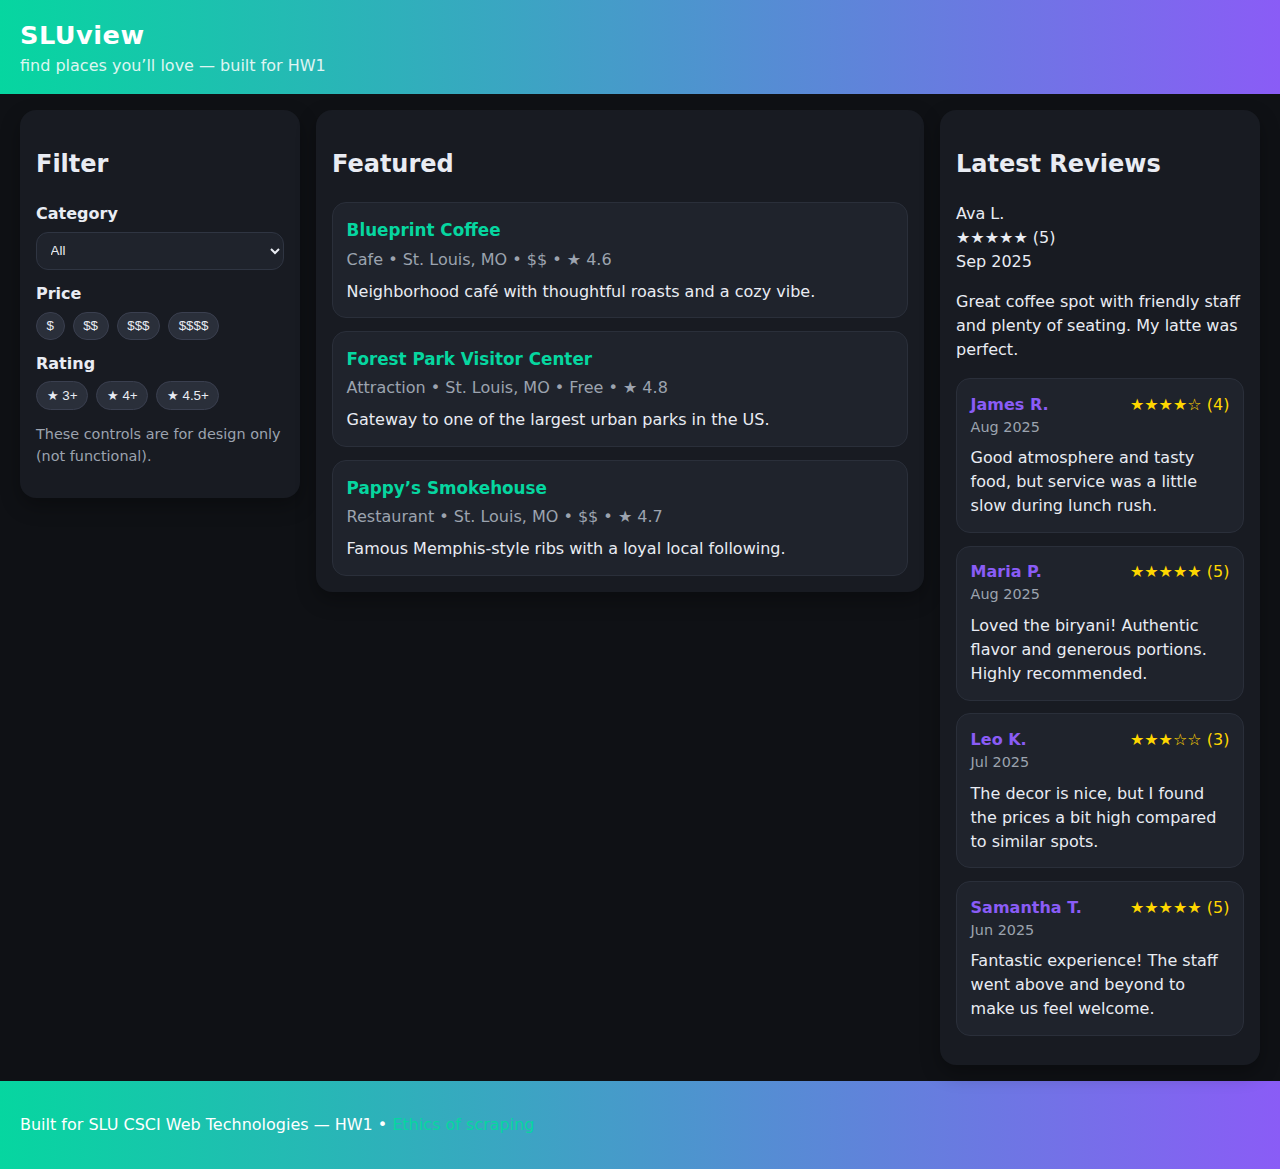
<file: index.html>
<!doctype html>
<html lang="en">
  <head>
    <meta charset="utf-8" />
    <meta name="viewport" content="width=device-width, initial-scale=1" />
    <title>SLUview — Mini Yelp Replica</title>
    <link rel="stylesheet" href="slu.css" />
  </head>
  <body>
    <header class="site-header">
      <h1>SLUview</h1>
      <p class="tagline">find places you’ll love — built for HW1</p>
    </header>

    <main class="grid">
      <!-- Column A: Filters / Navigation -->
      <aside class="col filters">
        <h2>Filter</h2>
        <div class="filter-group">
          <label>Category</label>
          <select>
            <option>All</option>
            <option>Restaurant</option>
            <option>Café</option>
            <option>Attraction</option>
          </select>
        </div>
        <div class="filter-group">
          <label>Price</label>
          <div class="chips">
            <button>$</button><button>$$</button><button>$$$</button><button>$$$$</button>
          </div>
        </div>
        <div class="filter-group">
          <label>Rating</label>
          <div class="chips">
            <button>★ 3+</button><button>★ 4+</button><button>★ 4.5+</button>
          </div>
        </div>
        <p class="note">These controls are for design only (not functional).</p>
      </aside>

      <!-- Column B: Featured Businesses -->
      <section class="col featured">
        <h2>Featured</h2>
        <div class="cards" id="featured-cards">
          <article class="card">
            <h3>Blueprint Coffee</h3>
            <p class="meta">Cafe • St. Louis, MO • $$ • ★ 4.6</p>
            <p class="blurb">Neighborhood café with thoughtful roasts and a cozy vibe.</p>
          </article>
          <article class="card">
            <h3>Forest Park Visitor Center</h3>
            <p class="meta">Attraction • St. Louis, MO • Free • ★ 4.8</p>
            <p class="blurb">Gateway to one of the largest urban parks in the US.</p>
          </article>
          <article class="card">
            <h3>Pappy’s Smokehouse</h3>
            <p class="meta">Restaurant • St. Louis, MO • $$ • ★ 4.7</p>
            <p class="blurb">Famous Memphis-style ribs with a loyal local following.</p>
          </article>
        </div>
      </section>

      <!-- Column C: Latest Reviews -->
      <section class="col reviews">
        <h2>Latest Reviews</h2
  <article class="review">
    <div class="head">
      <div class="name">Ava L.</div>
      <div class="stars">★★★★★ <span class="muted">(5)</span></div>
    </div>
    <div class="date">Sep 2025</div>
    <p class="text">Great coffee spot with friendly staff and plenty of seating. My latte was perfect.</p>
  </article>

  <article class="review">
    <div class="head">
      <div class="name">James R.</div>
      <div class="stars">★★★★☆ <span class="muted">(4)</span></div>
    </div>
    <div class="date">Aug 2025</div>
    <p class="text">Good atmosphere and tasty food, but service was a little slow during lunch rush.</p>
  </article>

  <article class="review">
    <div class="head">
      <div class="name">Maria P.</div>
      <div class="stars">★★★★★ <span class="muted">(5)</span></div>
    </div>
    <div class="date">Aug 2025</div>
    <p class="text">Loved the biryani! Authentic flavor and generous portions. Highly recommended.</p>
  </article>

  <article class="review">
    <div class="head">
      <div class="name">Leo K.</div>
      <div class="stars">★★★☆☆ <span class="muted">(3)</span></div>
    </div>
    <div class="date">Jul 2025</div>
    <p class="text">The decor is nice, but I found the prices a bit high compared to similar spots.</p>
  </article>

  <article class="review">
    <div class="head">
      <div class="name">Samantha T.</div>
      <div class="stars">★★★★★ <span class="muted">(5)</span></div>
    </div>
    <div class="date">Jun 2025</div>
    <p class="text">Fantastic experience! The staff went above and beyond to make us feel welcome.</p>
  </article>
</div>

        <script src="app.js"></script>
      </section>
    </main>

    <footer class="site-footer">
      <p>Built for SLU CSCI Web Technologies — HW1 • <a href="#" aria-disabled="true">Ethics of scraping</a></p>
    </footer>

    <!-- For undergrads, you can omit app.js and paste static cards into #reviews. -->
    <!--script src="app.js"></script-->
  </body>
</html>
</file>
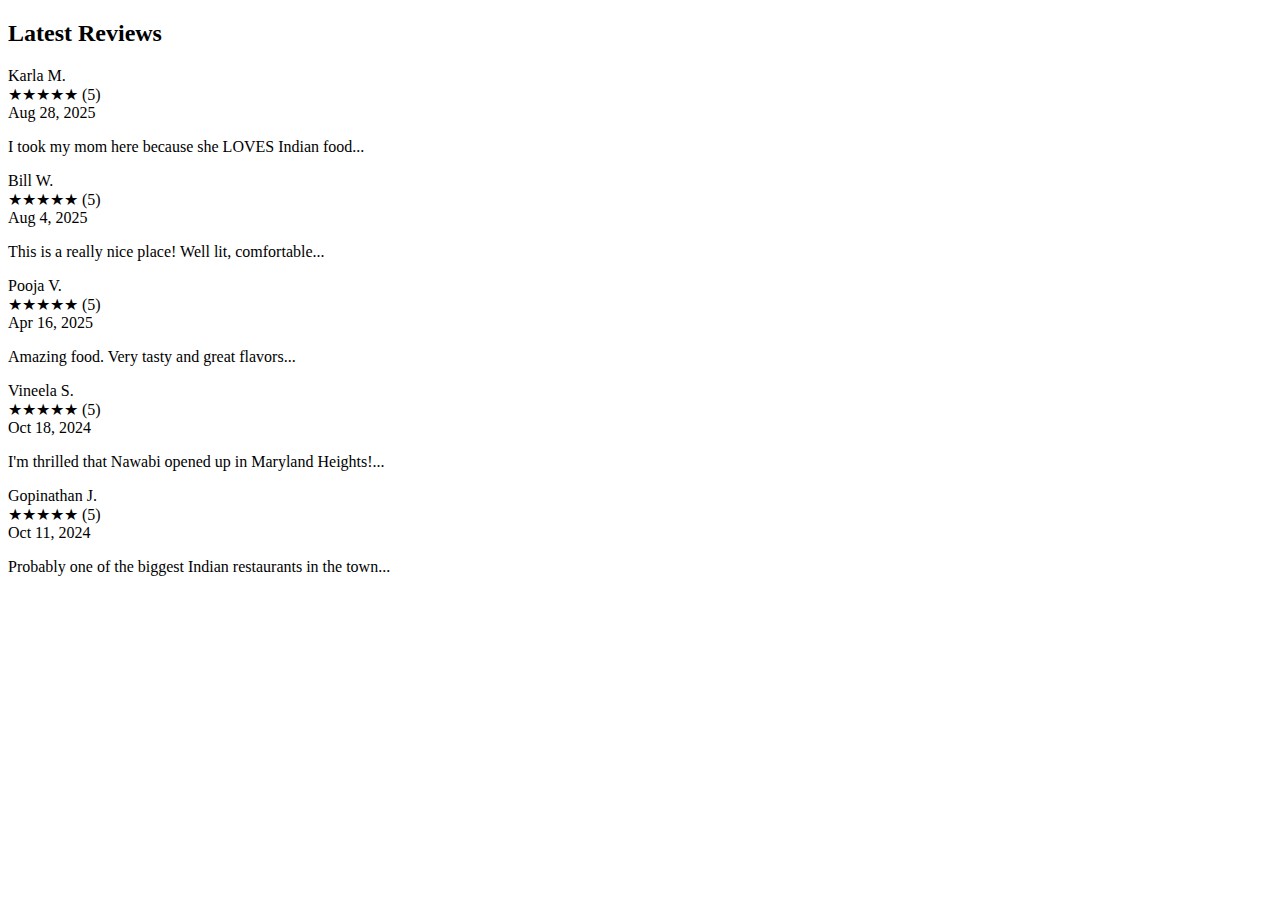
<file: listing.html>
<!doctype html>
<html lang="en">
  <head><meta charset="utf-8"><title>Listing</title></head>
  <body>
    <h2>Latest Reviews</h2>
    
  <article class="review">
    <div class="head">
      <div class="name">Karla M.</div>
      <div class="stars">★★★★★ <span class="muted">(5)</span></div>
    </div>
    <div class="date">Aug 28, 2025</div>
    <p class="text">I took my mom here because she LOVES Indian food...</p>
  </article>

  <article class="review">
    <div class="head">
      <div class="name">Bill W.</div>
      <div class="stars">★★★★★ <span class="muted">(5)</span></div>
    </div>
    <div class="date">Aug 4, 2025</div>
    <p class="text">This is a really nice place! Well lit, comfortable...</p>
  </article>

  <article class="review">
    <div class="head">
      <div class="name">Pooja V.</div>
      <div class="stars">★★★★★ <span class="muted">(5)</span></div>
    </div>
    <div class="date">Apr 16, 2025</div>
    <p class="text">Amazing food. Very tasty and great flavors...</p>
  </article>

  <article class="review">
    <div class="head">
      <div class="name">Vineela S.</div>
      <div class="stars">★★★★★ <span class="muted">(5)</span></div>
    </div>
    <div class="date">Oct 18, 2024</div>
    <p class="text">I'm thrilled that Nawabi opened up in Maryland Heights!...</p>
  </article>

  <article class="review">
    <div class="head">
      <div class="name">Gopinathan J.</div>
      <div class="stars">★★★★★ <span class="muted">(5)</span></div>
    </div>
    <div class="date">Oct 11, 2024</div>
    <p class="text">Probably one of the biggest Indian restaurants in the town...</p>
  </article>

  </body>
</html>
</file>
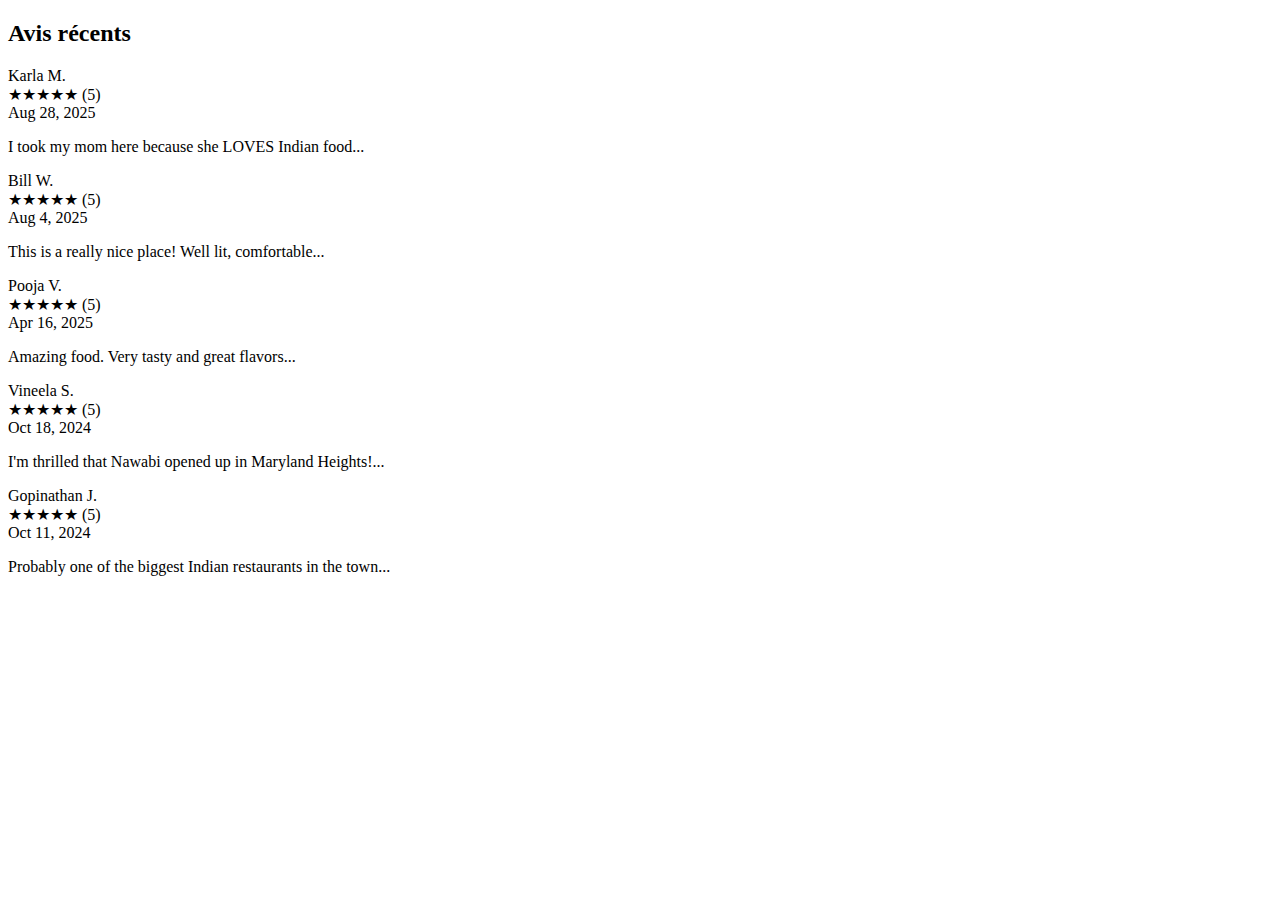
<file: listing_fr.html>
<!doctype html>
<html lang="en">
  <head><meta charset="utf-8"><title>Listing FR</title></head>
  <body>
    <h2>Avis récents</h2>
    
  <article class="review">
    <div class="head">
      <div class="name">Karla M.</div>
      <div class="stars">★★★★★ <span class="muted">(5)</span></div>
    </div>
    <div class="date">Aug 28, 2025</div>
    <p class="text">I took my mom here because she LOVES Indian food...</p>
  </article>

  <article class="review">
    <div class="head">
      <div class="name">Bill W.</div>
      <div class="stars">★★★★★ <span class="muted">(5)</span></div>
    </div>
    <div class="date">Aug 4, 2025</div>
    <p class="text">This is a really nice place! Well lit, comfortable...</p>
  </article>

  <article class="review">
    <div class="head">
      <div class="name">Pooja V.</div>
      <div class="stars">★★★★★ <span class="muted">(5)</span></div>
    </div>
    <div class="date">Apr 16, 2025</div>
    <p class="text">Amazing food. Very tasty and great flavors...</p>
  </article>

  <article class="review">
    <div class="head">
      <div class="name">Vineela S.</div>
      <div class="stars">★★★★★ <span class="muted">(5)</span></div>
    </div>
    <div class="date">Oct 18, 2024</div>
    <p class="text">I'm thrilled that Nawabi opened up in Maryland Heights!...</p>
  </article>

  <article class="review">
    <div class="head">
      <div class="name">Gopinathan J.</div>
      <div class="stars">★★★★★ <span class="muted">(5)</span></div>
    </div>
    <div class="date">Oct 11, 2024</div>
    <p class="text">Probably one of the biggest Indian restaurants in the town...</p>
  </article>

  </body>
</html>
</file>
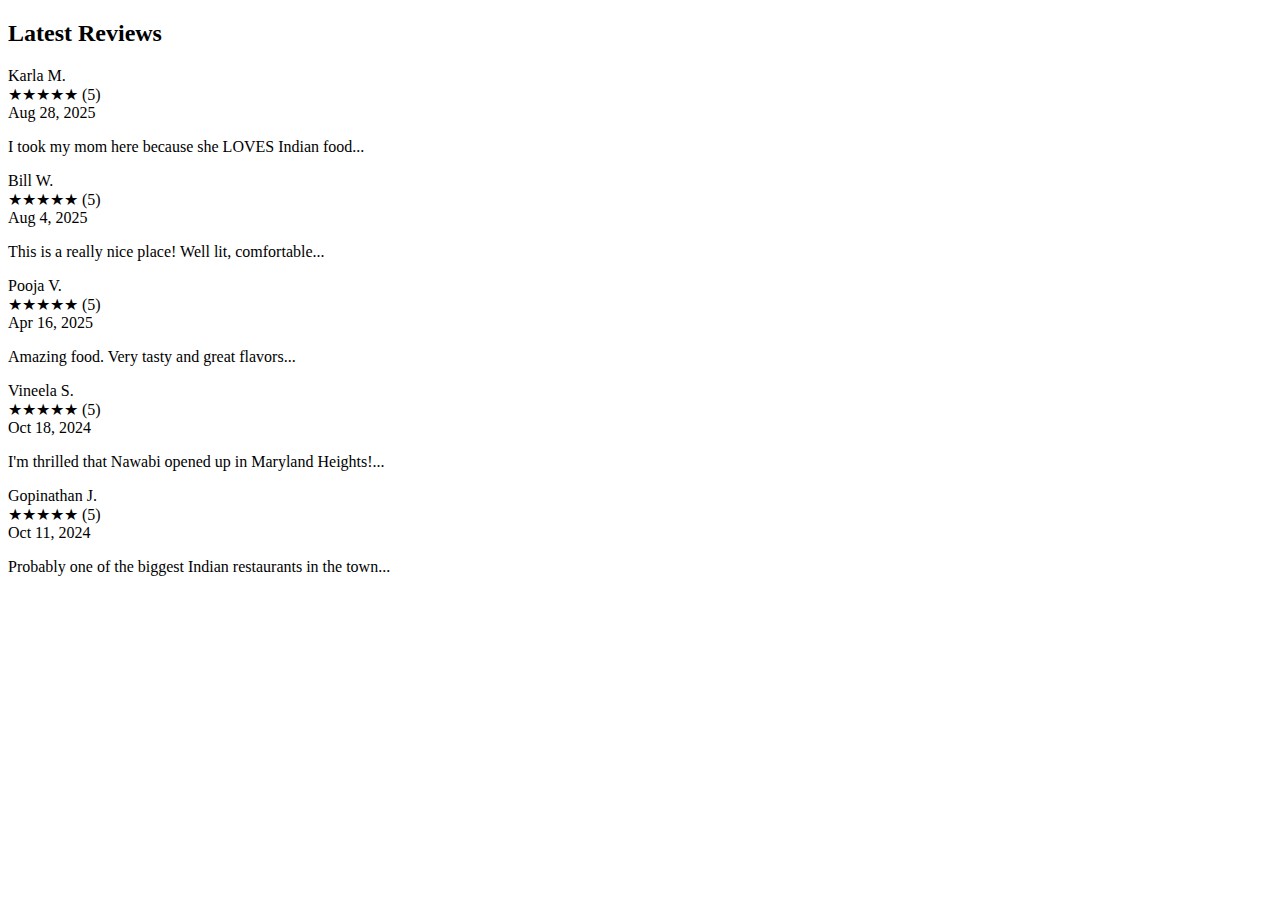
<file: listing_ua.html>
<!-- fetched with custom User-Agent -->
<!doctype html>
<html lang="en">
  <head><meta charset="utf-8"><title>Listing UA</title></head>
  <body>
    <h2>Latest Reviews</h2>
    
  <article class="review">
    <div class="head">
      <div class="name">Karla M.</div>
      <div class="stars">★★★★★ <span class="muted">(5)</span></div>
    </div>
    <div class="date">Aug 28, 2025</div>
    <p class="text">I took my mom here because she LOVES Indian food...</p>
  </article>

  <article class="review">
    <div class="head">
      <div class="name">Bill W.</div>
      <div class="stars">★★★★★ <span class="muted">(5)</span></div>
    </div>
    <div class="date">Aug 4, 2025</div>
    <p class="text">This is a really nice place! Well lit, comfortable...</p>
  </article>

  <article class="review">
    <div class="head">
      <div class="name">Pooja V.</div>
      <div class="stars">★★★★★ <span class="muted">(5)</span></div>
    </div>
    <div class="date">Apr 16, 2025</div>
    <p class="text">Amazing food. Very tasty and great flavors...</p>
  </article>

  <article class="review">
    <div class="head">
      <div class="name">Vineela S.</div>
      <div class="stars">★★★★★ <span class="muted">(5)</span></div>
    </div>
    <div class="date">Oct 18, 2024</div>
    <p class="text">I'm thrilled that Nawabi opened up in Maryland Heights!...</p>
  </article>

  <article class="review">
    <div class="head">
      <div class="name">Gopinathan J.</div>
      <div class="stars">★★★★★ <span class="muted">(5)</span></div>
    </div>
    <div class="date">Oct 11, 2024</div>
    <p class="text">Probably one of the biggest Indian restaurants in the town...</p>
  </article>

  </body>
</html>
</file>
<file: slu.css>
/* SLUview polished dark theme */
:root {
  --bg: #0f1115;           /* page background */
  --panel: #181b22;        /* column panels */
  --text: #e9ecf3;         /* main text */
  --muted: #9ca3af;        /* muted/secondary text */
  --accent: #06d6a0;       /* teal accent */
  --accent2: #8a5cf6;      /* purple accent */
  --card: #1f232c;         /* cards background */
  --chip: #2a2f3a;         /* filter chips */
  --radius: 16px;
}

* { box-sizing: border-box; }
html, body {
  margin: 0;
  padding: 0;
  background: var(--bg);
  color: var(--text);
  font-family: system-ui, -apple-system, Segoe UI, Roboto, Ubuntu, 'Helvetica Neue', Arial, sans-serif;
  line-height: 1.5;
}

/* HEADER + FOOTER with gradient */
.site-header, .site-footer {
  padding: 1rem 1.25rem;
  background: linear-gradient(90deg, var(--accent) 0%, var(--accent2) 100%);
  color: white;
}
.site-header h1 { margin: 0; font-size: 1.6rem; letter-spacing: 0.5px; }
.tagline { margin: 0; opacity: 0.85; }

/* Responsive Grid */
.grid {
  display: grid;
  gap: 1rem;
  grid-template-columns: 1fr; /* phones */
  padding: 1rem 1.25rem;
  align-items: start;
}
.col {
  background: var(--panel);
  border-radius: var(--radius);
  padding: 1rem;
  box-shadow: 0 8px 20px rgba(0,0,0,.3);
  transition: transform .2s ease, box-shadow .2s ease;
}
.col:hover {
  transform: translateY(-2px);
  box-shadow: 0 12px 28px rgba(0,0,0,.4);
}

/* tablets (≥768px) */
@media (min-width: 768px) {
  .grid { grid-template-columns: 1fr 1fr; }
}
/* desktops (≥1024px) */
@media (min-width: 1024px) {
  .grid { grid-template-columns: 280px 1fr 320px; }
}

/* Filters */
.filters .filter-group { margin: 0 0 .75rem 0; }
.filters label { display: block; font-weight: 600; margin-bottom: .35rem; }
.filters select {
  width: 100%;
  padding: .6rem;
  border-radius: 12px;
  background: var(--card);
  color: var(--text);
  border: 1px solid #2f3542;
}
.chips { display: flex; gap: .5rem; flex-wrap: wrap; }
.chips button {
  border: 1px solid #3a3f4f;
  background: var(--chip);
  color: var(--text);
  padding: .35rem .6rem;
  border-radius: 999px;
  cursor: not-allowed;
}
.note { color: var(--muted); font-size: .9rem; }

/* Cards */
.cards { display: grid; gap: .8rem; }
.card {
  background: var(--card);
  border: 1px solid #2a2f3a;
  border-radius: 14px;
  padding: .85rem;
  transition: background .3s;
}
.card:hover { background: #242833; }
.card h3 { margin: .1rem 0 .25rem 0; font-size: 1.05rem; color: var(--accent); }
.card .meta { color: var(--muted); margin: .1rem 0 .5rem 0; }
.card .blurb { margin: 0; }

/* Reviews */
.reviews .review {
  background: var(--card);
  border: 1px solid #2a2f3a;
  border-radius: 14px;
  padding: .85rem;
  margin-bottom: .8rem;
}
.review .head {
  display: flex;
  justify-content: space-between;
  gap: .5rem;
  align-items: baseline;
}
.review .name { font-weight: 700; color: var(--accent2); }
.review .date { color: var(--muted); font-size: .9rem; }
.review .stars { font-variant-numeric: tabular-nums; color: gold; }
.review .text { margin: .5rem 0 0 0; }

/* Links */
a { color: var(--accent); text-decoration: none; }
a:hover { text-decoration: underline; }
</file>
